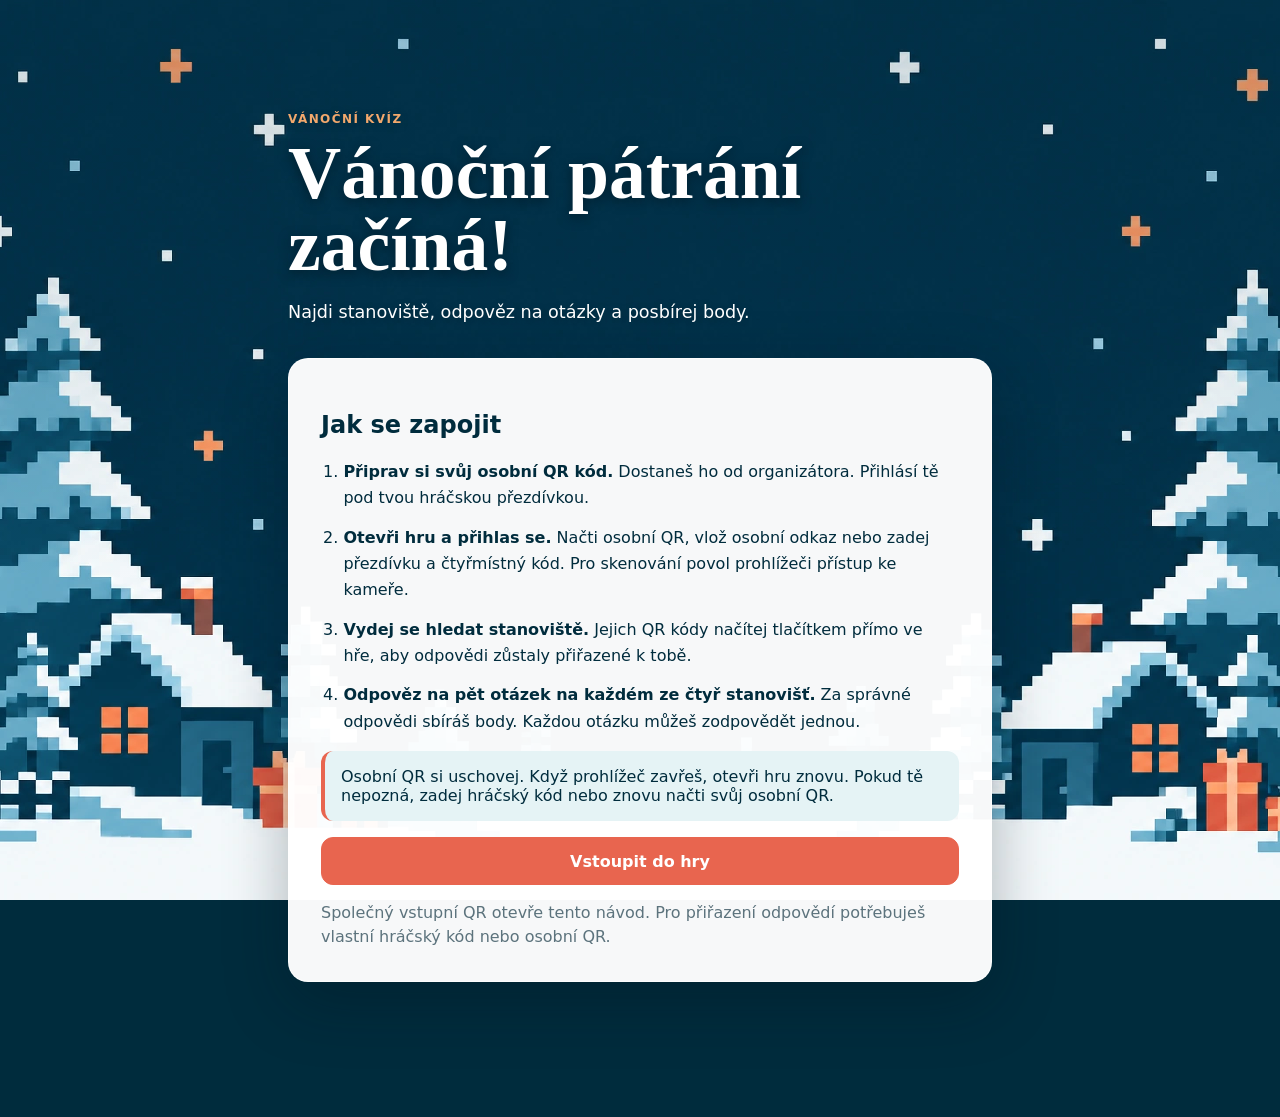
<file: vstup.html>
<!doctype html>
<html lang="cs">
  <head>
    <meta charset="utf-8">
    <meta name="viewport" content="width=device-width, initial-scale=1">
    <meta name="theme-color" content="#002c3d">
    <meta name="robots" content="noindex,nofollow">
    <title>Vítej ve hře | Vánoční kvíz</title>
    <link rel="stylesheet" href="styles.css?v=20261019-retro-1">
  </head>
  <body class="quiz-page">
    <main class="shell">
      <p class="eyebrow">Vánoční kvíz</p>
      <h1>Vánoční pátrání začíná!</h1>
      <p class="lead">Najdi stanoviště, odpověz na otázky a posbírej body.</p>
      <section class="card" aria-labelledby="rules-title">
        <h2 id="rules-title">Jak se zapojit</h2>
        <ol style="padding-left:1.4rem;line-height:1.65;display:grid;gap:.8rem">
          <li><strong>Připrav si svůj osobní QR kód.</strong> Dostaneš ho od organizátora. Přihlásí tě pod tvou hráčskou přezdívkou.</li>
          <li><strong>Otevři hru a přihlas se.</strong> Načti osobní QR, vlož osobní odkaz nebo zadej přezdívku a čtyřmístný kód. Pro skenování povol prohlížeči přístup ke kameře.</li>
          <li><strong>Vydej se hledat stanoviště.</strong> Jejich QR kódy načítej tlačítkem přímo ve hře, aby odpovědi zůstaly přiřazené k tobě.</li>
          <li><strong>Odpověz na pět otázek na každém ze čtyř stanovišť.</strong> Za správné odpovědi sbíráš body. Každou otázku můžeš zodpovědět jednou.</li>
        </ol>
        <p class="notice">Osobní QR si uschovej. Když prohlížeč zavřeš, otevři hru znovu. Pokud tě nepozná, zadej hráčský kód nebo znovu načti svůj osobní QR.</p>
        <a class="button dashboard-link" href="index.html" style="display:block;min-height:48px;background:var(--wine);border-color:var(--wine);color:#fff;text-decoration:none">Vstoupit do hry</a>
        <p class="muted" style="margin-bottom:0;line-height:1.5">Společný vstupní QR otevře tento návod. Pro přiřazení odpovědí potřebuješ vlastní hráčský kód nebo osobní QR.</p>
      </section>
    </main>
  </body>
</html>
</file>
<file: styles.css>
:root { --wine:#e8654f; --evergreen:#002c3d; --gold:#f2a86d; --cream:#f5f8f9; --ink:#002c3d; --line:#d4e0e4; --navy-light:#203c46; --muted:#5c737d; }
* { box-sizing:border-box; }
body { margin:0; min-height:100vh; color:var(--ink); font-family:Inter,ui-sans-serif,system-ui,-apple-system,BlinkMacSystemFont,"Segoe UI",sans-serif; background:radial-gradient(circle at top right,#d8eff2 0,transparent 26rem),linear-gradient(145deg,#f8fbfc,#e9f0f2); }
.score-counter { position:fixed; z-index:5; top:1rem; right:1rem; display:flex; align-items:center; gap:.55rem; padding:.6rem .8rem .6rem 1rem; border:1px solid rgba(255,255,255,.6); border-radius:999px; background:var(--evergreen); color:#fff; box-shadow:0 .6rem 1.6rem rgba(0,44,61,.24); }
.score-counter__label { font-size:.8rem; font-weight:750; }
.score-counter strong { display:grid; place-items:center; min-width:2rem; height:2rem; padding:0 .45rem; border-radius:999px; background:var(--gold); color:var(--ink); font-size:1.05rem; }
.shell { width:min(100% - 2rem,44rem); margin:0 auto; padding:clamp(3rem,8vw,7rem) 0; }
.admin-shell { width:min(100% - 2rem,70rem); }
.eyebrow { margin:0 0 .7rem; color:var(--wine); font-weight:800; text-transform:uppercase; letter-spacing:.12em; font-size:.75rem; }
h1 { margin:0; font-family:Georgia,serif; font-size:clamp(2.3rem,8vw,4.6rem); line-height:.98; color:var(--evergreen); }
.lead { font-size:1.1rem; line-height:1.55; max-width:42rem; }
.card { margin-top:2rem; padding:clamp(1.25rem,4vw,2rem); border:1px solid var(--line); border-radius:1.25rem; background:rgba(255,255,255,.9); box-shadow:0 1.25rem 4rem rgba(0,44,61,.10); }
.question { margin:0 0 1.4rem; font-size:1.35rem; font-weight:750; line-height:1.35; }
.question-image { display:block; width:100%; max-height:17rem; margin:0 0 1.2rem; border-radius:.9rem; object-fit:cover; }
.options { display:grid; gap:.75rem; }
button,.button { border:0; border-radius:.75rem; padding:.85rem 1rem; font:inherit; font-weight:750; cursor:pointer; text-align:left; background:var(--cream); color:var(--ink); border:1px solid var(--line); }
button:hover,.button:hover { border-color:var(--wine); }
button.primary { background:var(--wine); color:#fff; border-color:var(--wine); }
button:disabled { opacity:.55; cursor:wait; }
.notice { padding:1rem; border-radius:.75rem; background:#e5f3f5; border-left:4px solid var(--wine); }
.station-complete { display:grid; gap:.25rem; margin:1.25rem 0; padding:1rem; border-radius:.75rem; background:#e7f4eb; color:#13734e; }
.success { color:#08725f; font-weight:750; }.error { color:#c7434e; font-weight:750; }
label { display:grid; gap:.45rem; font-weight:700; }
input { width:100%; padding:.8rem .9rem; border:1px solid var(--line); border-radius:.65rem; font:inherit; }
form { display:grid; gap:1rem; max-width:32rem; }
.admin-grid { display:grid; grid-template-columns:1fr; gap:2rem; }.admin-grid h2 { color:var(--evergreen); margin:0 0 .8rem; }
.player-list { display:grid; gap:.75rem; }.player { padding:1rem; border:1px solid var(--line); border-radius:.75rem; background:#fff; }.player strong,.player code { display:block; }.player code { margin-top:.35rem; overflow-wrap:anywhere; font-size:.78rem; }
.station-section { margin:1.5rem 0 2rem; }
.station-section h2 { color:var(--evergreen); margin:0 0 .8rem; }
.station-links { display:grid; grid-template-columns:repeat(auto-fit,minmax(min(100%,12rem),1fr)); gap:.75rem; }
.station-qr { display:grid; justify-items:center; align-content:start; gap:.5rem; padding:1rem; border:1px solid var(--line); border-radius:.75rem; background:#fff; text-align:center; }
.station-qr h3 { margin:0; color:var(--evergreen); font-size:1rem; }
.station-qr img { display:block; max-width:100%; height:auto; }
.station-qr a { color:var(--wine); overflow-wrap:anywhere; }
.muted { color:var(--muted); }.player-actions { display:flex; flex-wrap:wrap; gap:.5rem; margin-top:.6rem; }.copy,.delete { font-size:.85rem; padding:.45rem .7rem; }.delete { color:#c7434e; background:#fff2f3; border-color:#f1b9bf; }
.dashboard-link { display:inline-block; text-align:center; }.stats { display:grid; grid-template-columns:repeat(2,1fr); gap:.7rem; }.stats article { padding:.85rem; border-radius:.75rem; background:#e8f1f3; text-align:center; }.stats strong,.stats span { display:block; }.stats strong { color:var(--wine); font-size:1.45rem; }.stats span { color:var(--muted); font-size:.8rem; }.leaderboard-wrap { margin-top:1.2rem; overflow-x:auto; border:1px solid var(--line); border-radius:.75rem; background:#fff; }.leaderboard-table { width:100%; min-width:43rem; border-collapse:collapse; }.leaderboard-table th,.leaderboard-table td { padding:.75rem .65rem; border-bottom:1px solid var(--line); text-align:center; white-space:nowrap; }.leaderboard-table thead th { background:var(--evergreen); color:#fff; font-size:.78rem; }.leaderboard-table tbody th { text-align:left; }.leaderboard-table tbody tr:last-child th,.leaderboard-table tbody tr:last-child td { border-bottom:0; }.rank { color:var(--wine); font-weight:800; }
@media (min-width:760px) { .admin-grid { grid-template-columns: .8fr 1.2fr; } }
@media (max-width:420px) { .score-counter { top:.6rem; right:.6rem; } }

/* Vánoční krajina pro hráčskou aplikaci, společná pro úvod i otázky. */
.quiz-page { position:relative; isolation:isolate; min-height:100svh; background:var(--evergreen); }
.quiz-page::before { content:""; position:fixed; z-index:-1; inset:0; pointer-events:none; background:linear-gradient(180deg,rgba(0,44,61,.16),rgba(0,44,61,0) 65%),url("christmas-pixel.webp") center bottom / cover no-repeat; image-rendering:pixelated; }
.quiz-page .shell { padding-top:clamp(5.5rem,10vw,7rem); padding-bottom:clamp(5rem,15vh,10rem); }
.quiz-page .eyebrow { color:#f2a86d; text-shadow:0 2px 6px #002c3d; }
.quiz-page h1 { overflow-wrap:anywhere; color:#fff; text-shadow:0 3px 12px rgba(0,22,31,.65); }
.quiz-page .lead { color:#fff; text-shadow:0 2px 6px #002c3d; }
.quiz-page .card { background:rgba(255,255,255,.97); border-color:rgba(255,255,255,.8); box-shadow:0 1.25rem 4rem rgba(0,15,25,.3); }
.quiz-page button:focus-visible,.quiz-page input:focus-visible { outline:3px solid var(--evergreen); outline-offset:3px; }
@media (max-width:600px) {
  .quiz-page::before { background-image:linear-gradient(180deg,rgba(0,44,61,.16),rgba(0,44,61,0) 65%),url("christmas-pixel-mobile.webp"); background-size:cover,100% auto; background-position:center,center bottom; }
  .quiz-page .shell { padding-top:6rem; }
}

/* On station screens, the scenery follows the content instead of the viewport. */
.quiz-page.quiz-station::before {
  position:absolute;
  inset:auto 0 0;
  width:100%;
  max-height:100%;
  aspect-ratio:3 / 2;
  background:linear-gradient(var(--evergreen),transparent 25%),url("christmas-pixel.webp") center bottom / 100% auto no-repeat;
}
.quiz-page.quiz-station .shell { padding-bottom:clamp(8rem,23vw,15rem); }
@media (max-width:900px) and (orientation:portrait) {
  .quiz-page.quiz-station::before {
    aspect-ratio:4 / 7;
    background-image:linear-gradient(var(--evergreen),transparent 25%),url("christmas-pixel-mobile.webp");
  }
}

.quiz-page .stats { grid-template-columns:repeat(3,minmax(0,1fr)); }
.quiz-page button { min-height:48px; }
@media (max-width:400px) {
  .quiz-page .stats { gap:.4rem; }
  .quiz-page .stats article { padding:.7rem .3rem; }
  .quiz-page .stats span { font-size:.75rem; }
}

.results-page #dashboard-status { margin:.75rem 0 0; }
@media (min-width:960px) and (orientation:landscape) {
  .results-page {
    background:var(--evergreen) url("leaderboard-winter.webp") center bottom / 100% auto no-repeat fixed;
  }
  .results-page .eyebrow { color:var(--gold); }
  .results-page #dashboard { background:rgba(255,255,255,.97); }
  .results-page #dashboard-status {
    width:fit-content;
    padding:.35rem .65rem;
    border-radius:.55rem;
    background:rgba(255,255,255,.97);
  }
}
</file>
